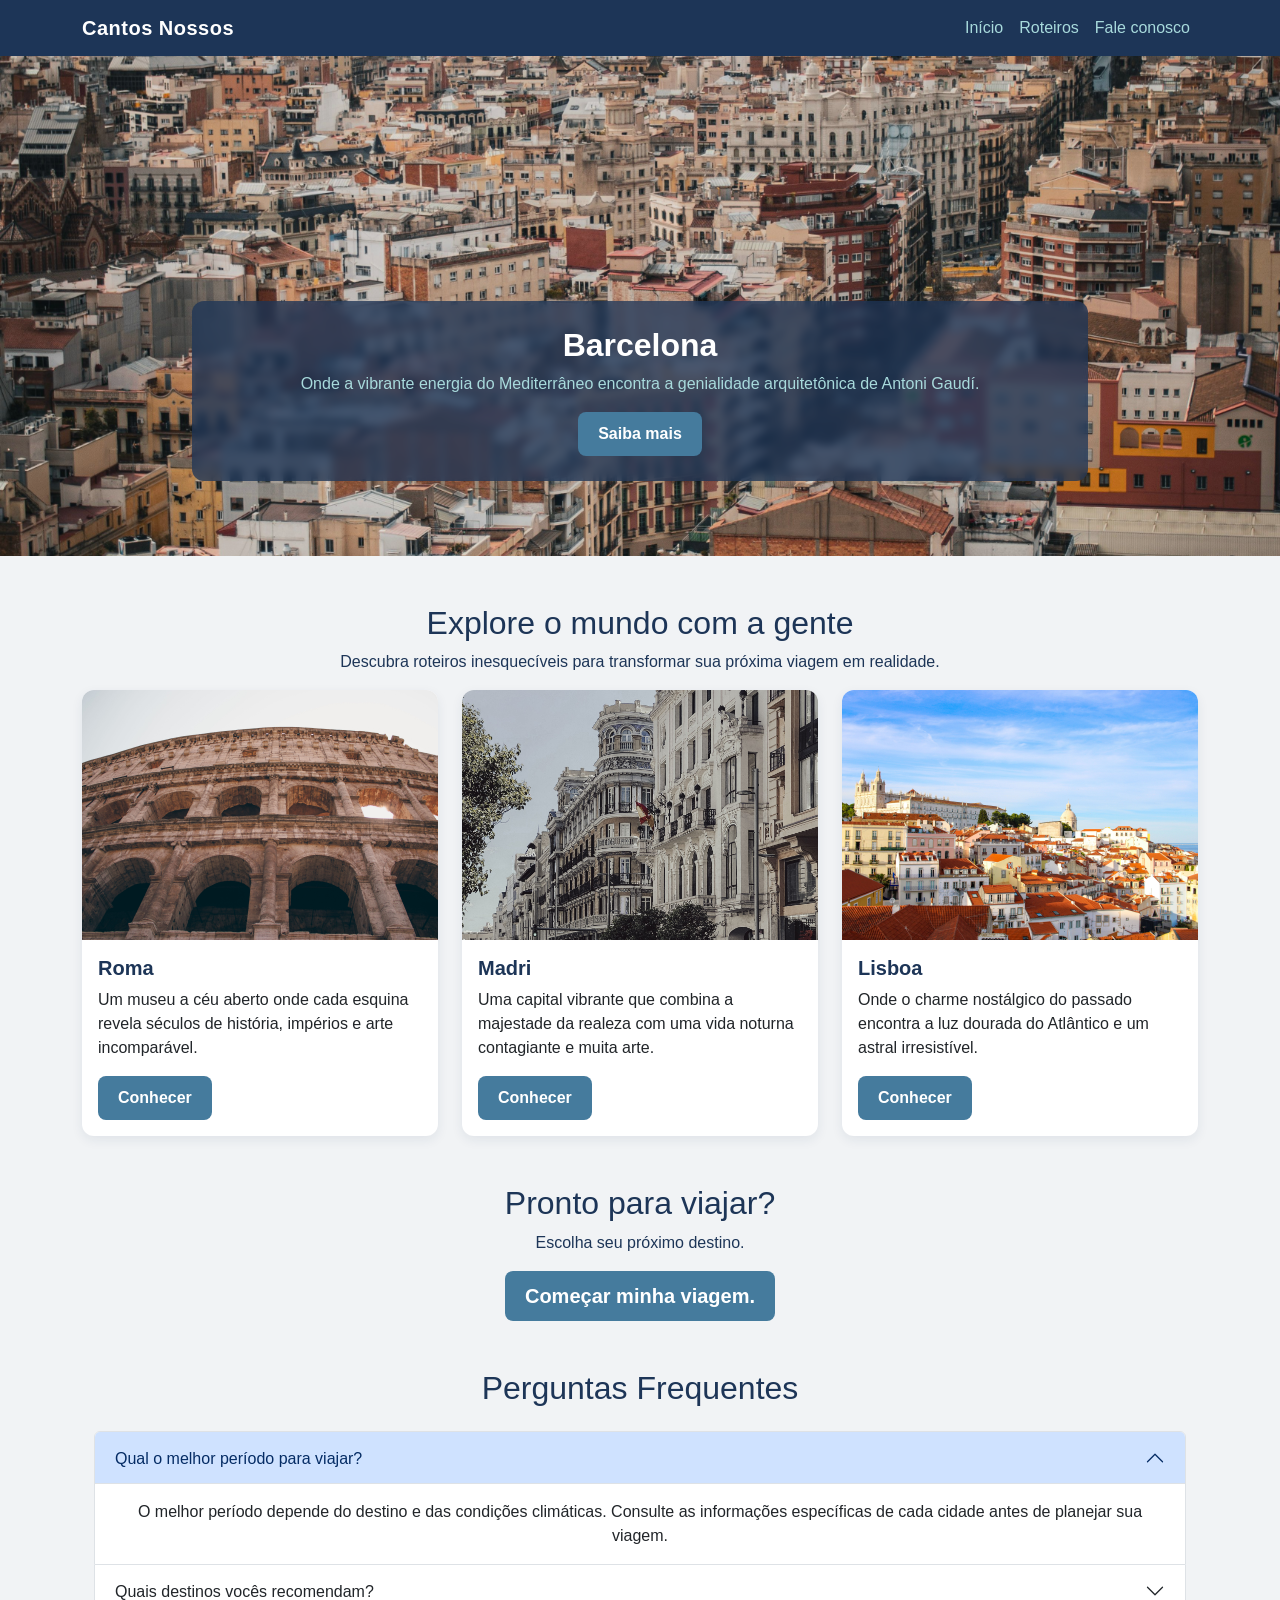
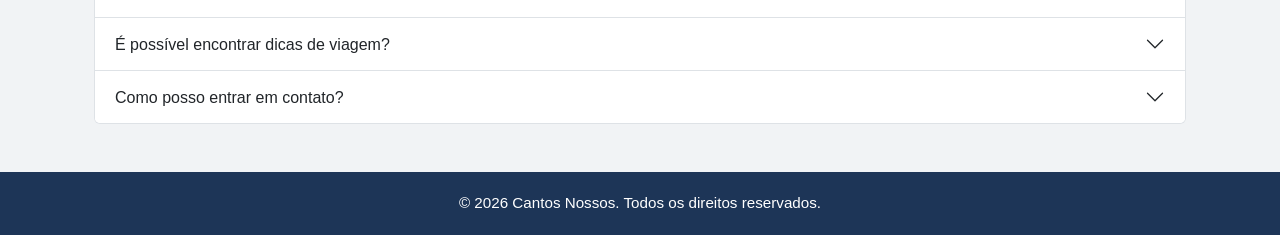
<file: index.html>
<!DOCTYPE html>
<html lang="pt-br">

<head>
    <meta charset="UTF-8">
    <meta name="viewport" content="width=device-width, initial-scale=1.0">
    <link href="https://cdn.jsdelivr.net/npm/bootstrap@5.3.3/dist/css/bootstrap.min.css" rel="stylesheet"> 

    <link rel="stylesheet" href="./style.css">
    <title>Cantos Nossos</title>
</head>
<script src="https://cdn.jsdelivr.net/npm/bootstrap@5.3.3/dist/js/bootstrap.bundle.min.js"></script> 

<body>
   <header>
    <nav class="navbar navbar-expand-lg bg-dark navbar-dark">

        <div class="container">
    
          
            <a class="navbar-brand" href="#">
                Cantos Nossos
            </a>
    
    

            <button class="navbar-toggler"
                    type="button"
                    data-bs-toggle="collapse"
                    data-bs-target="#menu">
    
                <span class="navbar-toggler-icon"></span>
    
            </button>
    
    
        
            <div class="collapse navbar-collapse" id="menu">
    
                <div class="navbar-nav ms-auto">
    
                    <a class="nav-link" href="/index.html">
                        Início
                    </a>
    
                    <a class="nav-link" href="./roteiros.html">
                        Roteiros
                    </a>
    
                    <a class="nav-link" href="./contato.html">
                        Fale conosco
                    </a>
    
                </div>
    
            </div>
    
        </div>
    
    </nav>
    

    <div id="carouselTurismo" class="carousel slide" data-bs-ride="carousel"> 

        <div class="carousel-inner"> 
            <div class="carousel-item active"> 

                <img src="./Assets/img/barcelona.jpg" class="d-block w-100" alt="Destino turístico" style="width: 550px; height: 500px;  object-fit: cover;"> 

                <div class="carousel-caption"> 
                    <h2>Barcelona</h2> 
                    <p>Onde a vibrante energia do Mediterrâneo encontra a genialidade arquitetônica de Antoni Gaudí.</p> 
                    <button class="btn btn-primary">Saiba mais</button> 
                    
                </div>
            </div>
                
                <div class="carousel-item"> 
                    <img src="./Assets/img/paris.jpg" class="d-block w-100"  style="width: 550; height: 500px;  object-fit: cover;"> 
            
                    <div class="carousel-caption">
                        <h2>Paris</h2>
                        <p>O berço mundial da elegância, da alta gastronomia e de monumentos que marcam a história.</p>
                        <button class="btn btn-primary">Saiba mais</button> 
                         </div> 
                </div> 
            
                <div class="carousel-item"> 
            
                    <img src="./Assets/img/veneza.jpg" class="d-block w-100" style="width: 550; height: 500px;  object-fit: cover;">              
                    <div class="carousel-caption"> 
                        <h2>Veneza</h2> 
                        <p>Uma obra-prima a céu aberto onde as ruas são substituídas por canais e o tempo parece parar.</p>  
                    <button class="btn btn-primary">Saiba mais</button>
                    </div> 
                </div>

              
           
        </div> 
    </div>


    <section class="container my-5">

        <h2 class="text-center">
            Explore o mundo com a gente
        </h2>
    
        <p class="text-center">
            Descubra roteiros inesquecíveis para transformar sua próxima viagem em realidade.
        </p>
    
        <div class="row">
    
        
            <div class="col-md-4">
                <div class="card" style="width: 100%;">
    
                    <img src="./Assets/img/roma.jpg"
                         class="card-img-top"
                         alt="Roma"
                         style="height: 250px; object-fit: cover;">
    
                    <div class="card-body">
    
                        <h5 class="card-title">
                            Roma
                        </h5>
    
                        <p class="card-text">
                            Um museu a céu aberto onde cada esquina revela séculos de história, impérios e arte incomparável.
                        </p>
    
                        <button class="btn btn-primary"

                        data-bs-toggle="modal"
                        
                        data-bs-target="#modalRoma">
                        
                          Conhecer
                        
                        </button>
    
    
                    </div>
                </div>
            </div>
    
            <div class="modal fade" id="modalRoma">

                <div class="modal-dialog">
                
                <div class="modal-content">
                
                <div class="modal-header">
                
                <h5 class="modal-title">Roma</h5>
                
                <button type="button" class="btn-close" data-bs-dismiss="modal"></button>
                
                
                </div>
                
                <img src="./Assets/img/roma.jpg"
                         class="card-img-top"
                         alt="Roma"
                         style="height: 250px; object-fit: cover;">
                <div class="modal-body">
                
                    <p>
                        Roma é um destino fascinante, repleto de monumentos
                        históricos, praças encantadoras e uma gastronomia
                        reconhecida mundialmente.
                    </p>
    
                    <p>
                        <strong>Principais atrações:</strong> Coliseu e Fórum Romano, Fontana di Trevi, Vaticano e Basílica de São Pedro e Piazza Navona.
                    </p>
               
                    <p>
                        <strong>Duração recomendada:</strong> 3 a 5 dias.
                    </p>
    
                    <p>
                        <strong>Ideal para:</strong> amantes de história,
                        cultura, arquitetura e gastronomia.
                    </p>
                
                </div>
                
                <div class="modal-footer">
                
                <button type="button" class="btn btn-secondary" data-bs-dismiss="modal">Fechar</button>
                
                </div>
                
                </div>
                
                </div>
                
                </div>
          
            <div class="col-md-4">
                <div class="card" style="width: 100%;">
    
                    <img src="./Assets/img/madri.jpg"
                         class="card-img-top"
                         alt="Madri"
                         style="height: 250px; object-fit: cover;">
    
                    <div class="card-body">
    
                        <h5 class="card-title">
                            Madri
                        </h5>
    
                        <p class="card-text">
                            Uma capital vibrante que combina a majestade da realeza com uma vida noturna contagiante e muita arte.
                        </p>
    
                        <button class="btn btn-primary"

                        data-bs-toggle="modal"
                        
                        data-bs-target="#modalMadri">
                        
                          Conhecer
                        
                        </button>
    
    
                    </div>
                </div>
            </div>
            <div class="modal fade" id="modalMadri">

                <div class="modal-dialog">
                
                <div class="modal-content">
                
                <div class="modal-header">
                
                <h5 class="modal-title">Madri</h5>
                
                <button type="button" class="btn-close" data-bs-dismiss="modal"></button>
                
            
                </div>
                
                <img src="./Assets/img/madri.jpg"
                         class="card-img-top"
                         alt="Madri"
                         style="height: 250px; object-fit: cover;">
                <div class="modal-body">
                
                
                    <p>
                        Madri é uma cidade vibrante, que combina história,
                        arquitetura imponente, museus famosos e uma gastronomia
                        cheia de sabores tradicionais da Espanha.
                    </p>
                    
                    <p>
                        <strong>Principais atrações:</strong> Palácio Real de Madri,
                        Plaza Mayor, Museu do Prado e Parque do Retiro.
                    </p>
                    
                    <p>
                        <strong>Duração recomendada:</strong> 3 a 4 dias.
                    </p>
                    
                    <p>
                        <strong>Ideal para:</strong> amantes de arte, cultura,
                        gastronomia, história e vida noturna.
                    </p>
            
                
                </div>
                
                <div class="modal-footer">
                
                <button type="button" class="btn btn-secondary" data-bs-dismiss="modal">Fechar</button>
                
                </div>
                
                </div>
                
                </div>
                
                </div>
    
           
            <div class="col-md-4">
                <div class="card" style="width: 100%;">
    
                    <img src="./Assets/img/lisboa.jpg"
                         class="card-img-top"
                         alt="Lisboa"
                         style="height: 250px; object-fit: cover;">
    
                    <div class="card-body">
    
                        <h5 class="card-title">
                            Lisboa
                        </h5>
    
                        <p class="card-text">
                            Onde o charme nostálgico do passado encontra a luz dourada do Atlântico e um astral irresistível.
                        </p>
    
                        <button class="btn btn-primary"

                        data-bs-toggle="modal"
                        
                        data-bs-target="#modalLisboa">
                        
                          Conhecer
                        
                        </button>
    
                    </div>
                </div>
            </div>
    
        </div>
        <div class="modal fade" id="modalLisboa">

            <div class="modal-dialog">
            
            <div class="modal-content">
            
            <div class="modal-header">
            
            <h5 class="modal-title">Lisboa</h5>
            
            <button type="button" class="btn-close" data-bs-dismiss="modal"></button>
             
            
            </div>
            
            <img src="./Assets/img/lisboa.jpg"
                         class="card-img-top"
                         alt="Lisboa"
                         style="height: 250px; object-fit: cover;">
            <div class="modal-body">
            
    
                <p>
                    Lisboa é uma cidade encantadora, conhecida por suas ruas
                    históricas, seus bondes tradicionais, seus miradouros
                    e sua rica cultura portuguesa.
                </p>
                
                <p>
                    <strong>Principais atrações:</strong> Torre de Belém,
                    Mosteiro dos Jerónimos, Praça do Comércio e bairro de Alfama.
                </p>
                
                <p>
                    <strong>Duração recomendada:</strong> 2 a 4 dias.
                </p>
                
                <p>
                    <strong>Ideal para:</strong> amantes de história, arquitetura,
                    gastronomia, passeios culturais e belas paisagens.
                </p>
    
            
            </div>
            
            <div class="modal-footer">
            
            <button type="button" class="btn btn-secondary" data-bs-dismiss="modal">Fechar</button>
            
            </div>
            
            </div>
            
            </div>
            
            </div>
    </section>

    
       
          <section class="container text-center my-5">
       
       
        <h2>Pronto para viajar?</h2>
       
        <p>Escolha seu próximo destino.</p>
       
        <a href="roteiros.html" class="btn btn-primary btn-lg">
            Começar minha viagem.
        </a>
       
        <section class="container my-5">

            <h2 class="text-center mb-4">
                Perguntas Frequentes
            </h2>
        
            <div class="accordion" id="faq">
        
            
                <div class="accordion-item">
        
                    <h2 class="accordion-header">
                        <button class="accordion-button"
                                type="button"
                                data-bs-toggle="collapse"
                                data-bs-target="#pergunta1">
        
                            Qual o melhor período para viajar?
        
                        </button>
                    </h2>
        
                    <div id="pergunta1"
                         class="accordion-collapse collapse show"
                         data-bs-parent="#faq">
        
                        <div class="accordion-body">
                            O melhor período depende do destino e das condições climáticas.
                            Consulte as informações específicas de cada cidade antes de planejar sua viagem.
                        </div>
        
                    </div>
        
                </div>
        
        
        
                <div class="accordion-item">
        
                    <h2 class="accordion-header">
                        <button class="accordion-button collapsed"
                                type="button"
                                data-bs-toggle="collapse"
                                data-bs-target="#pergunta2">
        
                            Quais destinos vocês recomendam?
        
                        </button>
                    </h2>
        
                    <div id="pergunta2"
                         class="accordion-collapse collapse"
                         data-bs-parent="#faq">
        
                        <div class="accordion-body">
                            Temos diversos destinos incríveis, como Roma, Madri, Lisboa,
                            Barcelona, Paris e Veneza.
                        </div>
        
                    </div>
        
                </div>
        
        
        
                <div class="accordion-item">
        
                    <h2 class="accordion-header">
                        <button class="accordion-button collapsed"
                                type="button"
                                data-bs-toggle="collapse"
                                data-bs-target="#pergunta3">
        
                            É possível encontrar dicas de viagem?
        
                        </button>
                    </h2>
        
                    <div id="pergunta3"
                         class="accordion-collapse collapse"
                         data-bs-parent="#faq">
        
                        <div class="accordion-body">
                            Sim! Na seção de dicas você pode encontrar informações
                            para ajudar a planejar sua próxima viagem.
                        </div>
        
                    </div>
        
                </div>
        
        
       
                <div class="accordion-item">
        
                    <h2 class="accordion-header">
                        <button class="accordion-button collapsed"
                                type="button"
                                data-bs-toggle="collapse"
                                data-bs-target="#pergunta4">
        
                            Como posso entrar em contato?
        
                        </button>
                    </h2>
        
                    <div id="pergunta4"
                         class="accordion-collapse collapse"
                         data-bs-parent="#faq">
        
                        <div class="accordion-body">
                            Você pode entrar em contato conosco através da seção
                            "Fale conosco" no menu principal.
                        </div>
        
                    </div>
        
                </div>
        
            </div>
        
        </section>
        
       
</header>
<footer>&copy; 2026 Cantos Nossos. Todos os direitos reservados.</footer>

</body>

</html>
</file>
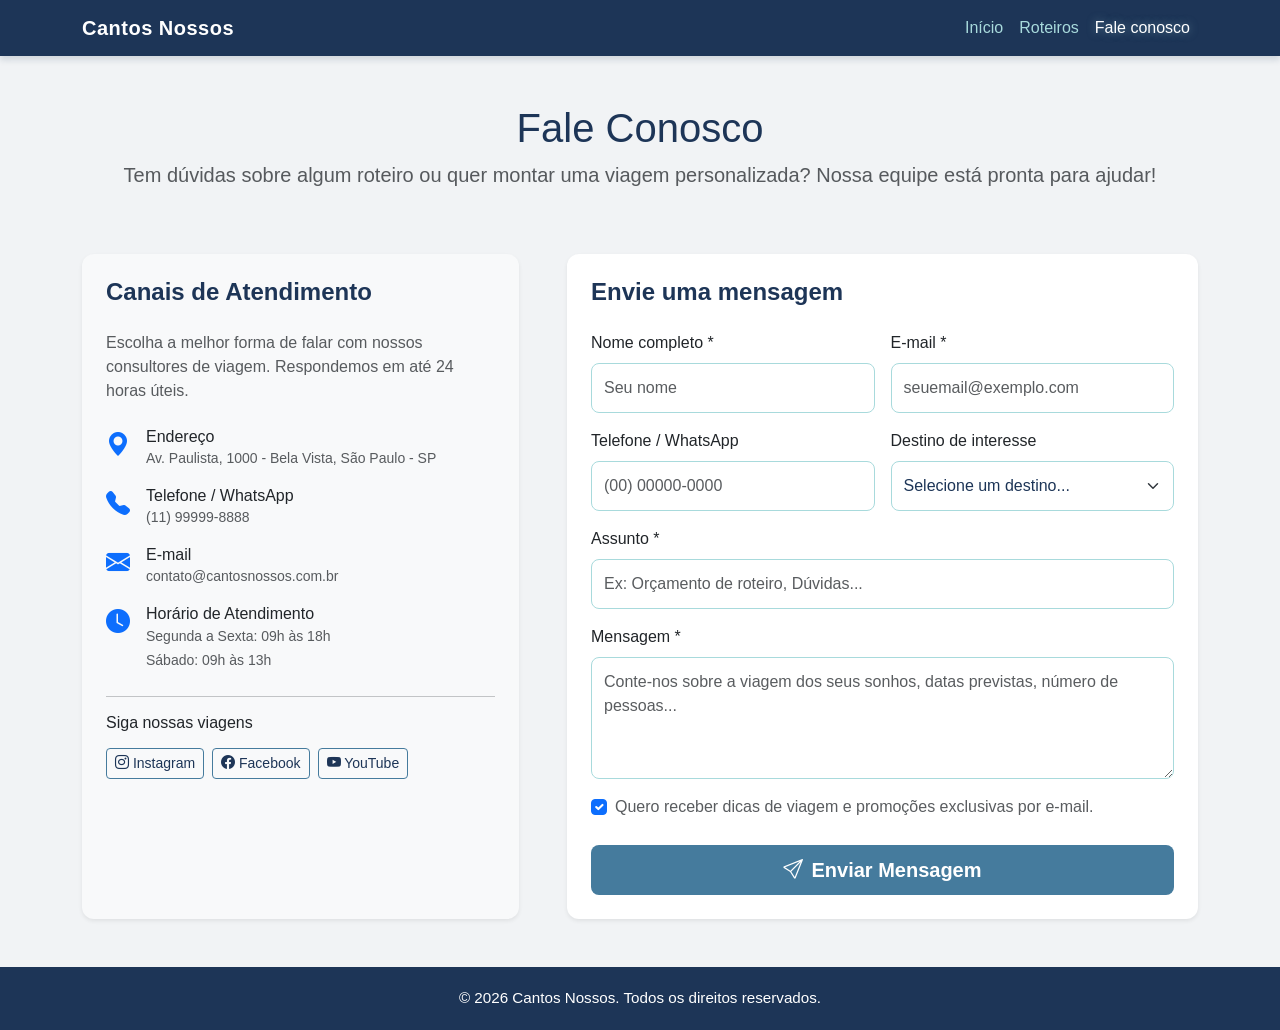
<file: contato.html>
<!DOCTYPE html>
<html lang="pt-br">

<head>
    <meta charset="UTF-8">
    <meta name="viewport" content="width=device-width, initial-scale=1.0">


    <link href="https://cdn.jsdelivr.net/npm/bootstrap@5.3.3/dist/css/bootstrap.min.css" rel="stylesheet">
    
 
    <link rel="stylesheet" href="https://cdn.jsdelivr.net/npm/bootstrap-icons@1.11.3/font/bootstrap-icons.min.css">

    <link rel="stylesheet" href="./style.css">

    <title>Fale Conosco | Cantos Nossos</title>
</head>

<body class="d-flex flex-column min-vh-100">

   
    <header>
        <nav class="navbar navbar-expand-lg bg-dark navbar-dark">
            <div class="container">

                <a class="navbar-brand" href="index.html">
                    Cantos Nossos
                </a>

                <button class="navbar-toggler"
                        type="button"
                        data-bs-toggle="collapse"
                        data-bs-target="#menu">
                    <span class="navbar-toggler-icon"></span>
                </button>

                <div class="collapse navbar-collapse" id="menu">
                    <div class="navbar-nav ms-auto">

                        <a class="nav-link" href="index.html">
                            Início
                        </a>

                        <a class="nav-link" href="./roteiros.html">
                            Roteiros
                        </a>

                        <a class="nav-link active" href="./contato.html">
                            Fale conosco
                        </a>

                    </div>
                </div>

            </div>
        </nav>
    </header>


    <section class="container text-center my-5">
        <h1>Fale Conosco</h1>
        <p class="lead text-muted">
            Tem dúvidas sobre algum roteiro ou quer montar uma viagem personalizada? Nossa equipe está pronta para ajudar!
        </p>
    </section>


    <main class="container mb-5 flex-grow-1">
        <div class="row g-5">

            <div class="col-lg-5">
                <div class="card shadow-sm border-0 h-100 bg-light">
                    <div class="card-body p-4">
                        <h4 class="card-title mb-4">Canais de Atendimento</h4>
                        
                        <p class="card-text text-muted mb-4">
                            Escolha a melhor forma de falar com nossos consultores de viagem. Respondemos em até 24 horas úteis.
                        </p>

                        <div class="d-flex align-items-start mb-3">
                            <i class="bi bi-geo-alt-fill text-primary fs-4 me-3"></i>
                            <div>
                                <h6 class="mb-0">Endereço</h6>
                                <small class="text-muted">Av. Paulista, 1000 - Bela Vista, São Paulo - SP</small>
                            </div>
                        </div>

                        <div class="d-flex align-items-start mb-3">
                            <i class="bi bi-telephone-fill text-primary fs-4 me-3"></i>
                            <div>
                                <h6 class="mb-0">Telefone / WhatsApp</h6>
                                <small class="text-muted">(11) 99999-8888</small>
                            </div>
                        </div>

                        <div class="d-flex align-items-start mb-3">
                            <i class="bi bi-envelope-fill text-primary fs-4 me-3"></i>
                            <div>
                                <h6 class="mb-0">E-mail</h6>
                                <small class="text-muted">contato@cantosnossos.com.br</small>
                            </div>
                        </div>

                        <div class="d-flex align-items-start mb-4">
                            <i class="bi bi-clock-fill text-primary fs-4 me-3"></i>
                            <div>
                                <h6 class="mb-0">Horário de Atendimento</h6>
                                <small class="text-muted">Segunda a Sexta: 09h às 18h<br>Sábado: 09h às 13h</small>
                            </div>
                        </div>

                        <hr>

                        <h6 class="mb-3">Siga nossas viagens</h6>
                        <div class="d-flex gap-2">
                            <a href="#" class="btn btn-outline-dark btn-sm"><i class="bi bi-instagram"></i> Instagram</a>
                            <a href="#" class="btn btn-outline-dark btn-sm"><i class="bi bi-facebook"></i> Facebook</a>
                            <a href="#" class="btn btn-outline-dark btn-sm"><i class="bi bi-youtube"></i> YouTube</a>
                        </div>
                    </div>
                </div>
            </div>

        
            <div class="col-lg-7">
                <div class="card shadow-sm border-0">
                    <div class="card-body p-4">
                        <h4 class="card-title mb-4">Envie uma mensagem</h4>

                        <form action="#" method="post">
                            <div class="row g-3">
                      
                                <div class="col-md-6">
                                    <label for="nome" class="form-label">Nome completo *</label>
                                    <input type="text" class="form-control" id="nome" name="nome" placeholder="Seu nome" required>
                                </div>

           
                                <div class="col-md-6">
                                    <label for="email" class="form-label">E-mail *</label>
                                    <input type="email" class="form-control" id="email" name="email" placeholder="seuemail@exemplo.com" required>
                                </div>

                                <div class="col-md-6">
                                    <label for="telefone" class="form-label">Telefone / WhatsApp</label>
                                    <input type="tel" class="form-control" id="telefone" name="telefone" placeholder="(00) 00000-0000">
                                </div>

                            
                                <div class="col-md-6">
                                    <label for="destino" class="form-label">Destino de interesse</label>
                                    <select class="form-select" id="destino" name="destino">
                                        <option selected value="">Selecione um destino...</option>
                                        <option value="roma">Roma (Itália)</option>
                                        <option value="paris">Paris (França)</option>
                                        <option value="lisboa">Lisboa (Portugal)</option>
                                        <option value="barcelona">Barcelona (Espanha)</option>
                                        <option value="madri">Madri (Espanha)</option>
                                        <option value="veneza">Veneza (Itália)</option>
                                        <option value="outro">Outro destino / Roteiro personalizado</option>
                                    </select>
                                </div>

                           
                                <div class="col-12">
                                    <label for="assunto" class="form-label">Assunto *</label>
                                    <input type="text" class="form-control" id="assunto" name="assunto" placeholder="Ex: Orçamento de roteiro, Dúvidas..." required>
                                </div>

                            
                                <div class="col-12">
                                    <label for="mensagem" class="form-label">Mensagem *</label>
                                    <textarea class="form-control" id="mensagem" name="mensagem" rows="4" placeholder="Conte-nos sobre a viagem dos seus sonhos, datas previstas, número de pessoas..." required></textarea>
                                </div>

                                
                                <div class="col-12">
                                    <div class="form-check">
                                        <input class="form-check-input" type="checkbox" id="newsletter" name="newsletter" checked>
                                        <label class="form-check-label text-muted" for="newsletter">
                                            Quero receber dicas de viagem e promoções exclusivas por e-mail.
                                        </label>
                                    </div>
                                </div>

                               
                                <div class="col-12 mt-4">
                                    <button type="submit" class="btn btn-primary btn-lg w-100">
                                        <i class="bi bi-send me-2"></i>Enviar Mensagem
                                    </button>
                                </div>
                            </div>
                        </form>

                    </div>
                </div>
            </div>

        </div>
    </main>

    
    <footer>
        &copy; 2026 Cantos Nossos. Todos os direitos reservados.
    </footer>

   
    <script src="https://cdn.jsdelivr.net/npm/bootstrap@5.3.3/dist/js/bootstrap.bundle.min.js"></script>

</body>
</html>
</file>
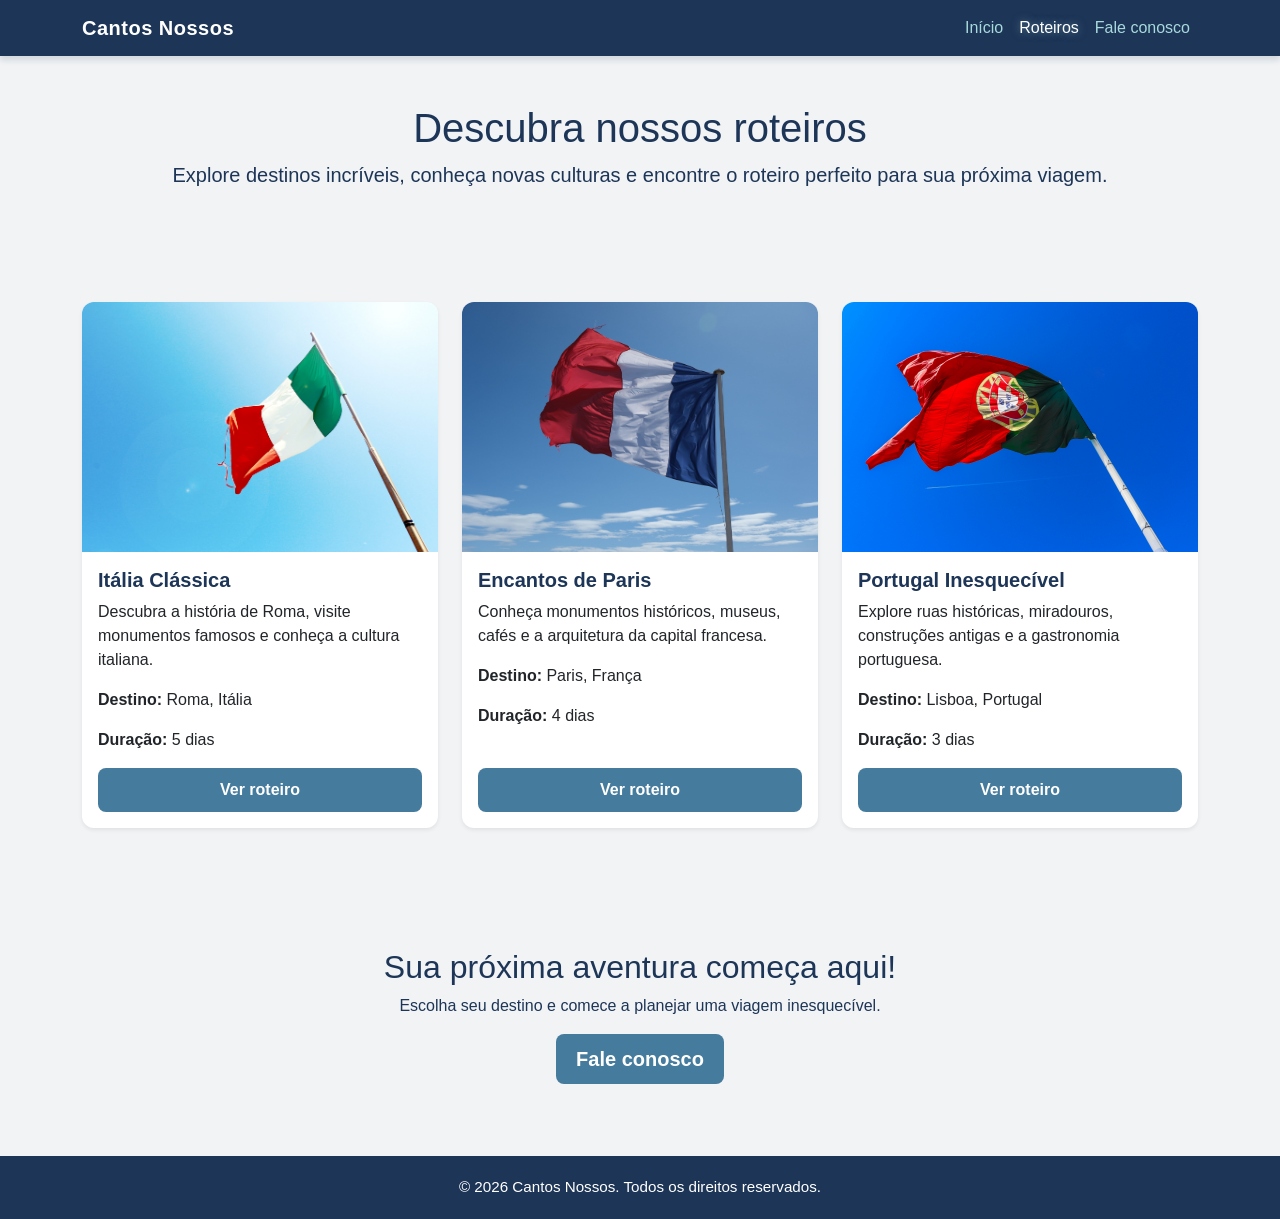
<file: roteiros.html>
<!DOCTYPE html>
<html lang="pt-br">
<head>
    <meta charset="UTF-8">
    <meta name="viewport" content="width=device-width, initial-scale=1.0">

    <link href="https://cdn.jsdelivr.net/npm/bootstrap@5.3.3/dist/css/bootstrap.min.css"
          rel="stylesheet">

    <link rel="stylesheet" href="./style.css">

    <title>Roteiros | Cantos Nossos</title>
</head>

<body>


    <header>
        <nav class="navbar navbar-expand-lg bg-dark navbar-dark">
            <div class="container">

                <a class="navbar-brand" href="index.html">
                    Cantos Nossos
                </a>

                <button class="navbar-toggler"
                        type="button"
                        data-bs-toggle="collapse"
                        data-bs-target="#menu">
                    <span class="navbar-toggler-icon"></span>
                </button>

                <div class="collapse navbar-collapse" id="menu">
                    <div class="navbar-nav ms-auto">

                        <a class="nav-link" href="index.html">
                            Início
                        </a>

                        <a class="nav-link active" href="./roteiros.html">
                            Roteiros
                        </a>

                        <a class="nav-link" href="./contato.html">
                            Fale conosco
                        </a>

                    </div>
                </div>

            </div>
        </nav>
    </header>


    <section class="container text-center my-5">
        <h1>Descubra nossos roteiros</h1>

        <p class="lead">
            Explore destinos incríveis, conheça novas culturas
            e encontre o roteiro perfeito para sua próxima viagem.
        </p>
    </section>


    <main class="container my-5">

        <div class="row g-4">


            <div class="col-md-4">
                <div class="card h-100 shadow-sm">

                    <img src="./Assets/img/band-italia.jpg"
                         class="card-img-top"
                         alt="Coliseu de Roma"
                         style="height: 250px; object-fit: cover;">

                    <div class="card-body d-flex flex-column">

                        <h5 class="card-title">
                            Itália Clássica
                        </h5>

                        <p class="card-text">
                            Descubra a história de Roma, visite monumentos
                            famosos e conheça a cultura italiana.
                        </p>

                        <p><strong>Destino:</strong> Roma, Itália</p>
                        <p><strong>Duração:</strong> 5 dias</p>

                        <button class="btn btn-primary mt-auto"
                                data-bs-toggle="modal"
                                data-bs-target="#roteiroRoma">
                            Ver roteiro
                        </button>

                    </div>
                </div>
            </div>


            <div class="col-md-4">
                <div class="card h-100 shadow-sm">

                    <img src="./Assets/img/band-franca.jpg"
                         class="card-img-top"
                         alt="Pontos turísticos de Paris"
                         style="height: 250px; object-fit: cover;">

                    <div class="card-body d-flex flex-column">

                        <h5 class="card-title">
                            Encantos de Paris
                        </h5>

                        <p class="card-text">
                            Conheça monumentos históricos, museus,
                            cafés e a arquitetura da capital francesa.
                        </p>

                        <p><strong>Destino:</strong> Paris, França</p>
                        <p><strong>Duração:</strong> 4 dias</p>

                        <button class="btn btn-primary mt-auto"
                                data-bs-toggle="modal"
                                data-bs-target="#roteiroParis">
                            Ver roteiro
                        </button>

                    </div>
                </div>
            </div>


            <div class="col-md-4">
                <div class="card h-100 shadow-sm">

                    <img src="./Assets/img/band-portugal.jpg"
                         class="card-img-top"
                         alt="Cidade de Lisboa"
                         style="height: 250px; object-fit: cover;">

                    <div class="card-body d-flex flex-column">

                        <h5 class="card-title">
                            Portugal Inesquecível
                        </h5>

                        <p class="card-text">
                            Explore ruas históricas, miradouros,
                            construções antigas e a gastronomia portuguesa.
                        </p>

                        <p><strong>Destino:</strong> Lisboa, Portugal</p>
                        <p><strong>Duração:</strong> 3 dias</p>

                        <button class="btn btn-primary mt-auto"
                                data-bs-toggle="modal"
                                data-bs-target="#roteiroLisboa">
                            Ver roteiro
                        </button>

                    </div>
                </div>
            </div>

        </div>
    </main>


    <div class="modal fade" id="roteiroRoma" tabindex="-1">
        <div class="modal-dialog modal-dialog-centered">
            <div class="modal-content">

                <div class="modal-header">
                    <h5 class="modal-title">Itália Clássica — 5 dias</h5>

                    <button type="button" class="btn-close"
                            data-bs-dismiss="modal"></button>
                </div>

                <div class="modal-body">
                    <p><strong>Dia 1:</strong> Chegada e passeio pelo centro histórico.</p>
                    <p><strong>Dia 2:</strong> Visita ao Coliseu e ao Fórum Romano.</p>
                    <p><strong>Dia 3:</strong> Conheça o Vaticano e a Basílica de São Pedro.</p>
                    <p><strong>Dia 4:</strong> Passeio pela Fontana di Trevi e pela Piazza Navona.</p>
                    <p><strong>Dia 5:</strong> Compras, gastronomia e despedida de Roma.</p>
                </div>

                <div class="modal-footer">
                    <button class="btn btn-secondary"
                            data-bs-dismiss="modal">
                        Fechar
                    </button>
                </div>

            </div>
        </div>
    </div>


    <div class="modal fade" id="roteiroParis" tabindex="-1">
        <div class="modal-dialog modal-dialog-centered">
            <div class="modal-content">

                <div class="modal-header">
                    <h5 class="modal-title">Encantos de Paris — 4 dias</h5>

                    <button type="button" class="btn-close"
                            data-bs-dismiss="modal"></button>
                </div>

                <div class="modal-body">
                    <p><strong>Dia 1:</strong> Conheça a Torre Eiffel e o Campo de Marte.</p>
                    <p><strong>Dia 2:</strong> Explore o Museu do Louvre e seus arredores.</p>
                    <p><strong>Dia 3:</strong> Passeie pela Catedral de Notre-Dame e pelo Quartier Latin.</p>
                    <p><strong>Dia 4:</strong> Visite Montmartre e aproveite os cafés franceses.</p>
                </div>

                <div class="modal-footer">
                    <button class="btn btn-secondary"
                            data-bs-dismiss="modal">
                        Fechar
                    </button>
                </div>

            </div>
        </div>
    </div>


    <div class="modal fade" id="roteiroLisboa" tabindex="-1">
        <div class="modal-dialog modal-dialog-centered">
            <div class="modal-content">

                <div class="modal-header">
                    <h5 class="modal-title">Portugal Inesquecível — 3 dias</h5>

                    <button type="button" class="btn-close"
                            data-bs-dismiss="modal"></button>
                </div>

                <div class="modal-body">
                    <p><strong>Dia 1:</strong> Explore a Praça do Comércio e o bairro da Baixa.</p>
                    <p><strong>Dia 2:</strong> Visite Belém, o Mosteiro dos Jerónimos e a Torre de Belém.</p>
                    <p><strong>Dia 3:</strong> Conheça Alfama, seus miradouros e a culinária portuguesa.</p>
                </div>

                <div class="modal-footer">
                    <button class="btn btn-secondary"
                            data-bs-dismiss="modal">
                        Fechar
                    </button>
                </div>

            </div>
        </div>
    </div>


    <section class="container text-center my-5 py-4">
        <h2>Sua próxima aventura começa aqui!</h2>

        <p>
            Escolha seu destino e comece a planejar uma viagem inesquecível.
        </p>

        <a href="contato.html" class="btn btn-primary btn-lg">
            Fale conosco
        </a>
    </section>

  
    <footer>
        &copy; 2026 Cantos Nossos. Todos os direitos reservados.
    </footer>

    <script src="https://cdn.jsdelivr.net/npm/bootstrap@5.3.3/dist/js/bootstrap.bundle.min.js">
    </script>

</body>
</html>
</file>
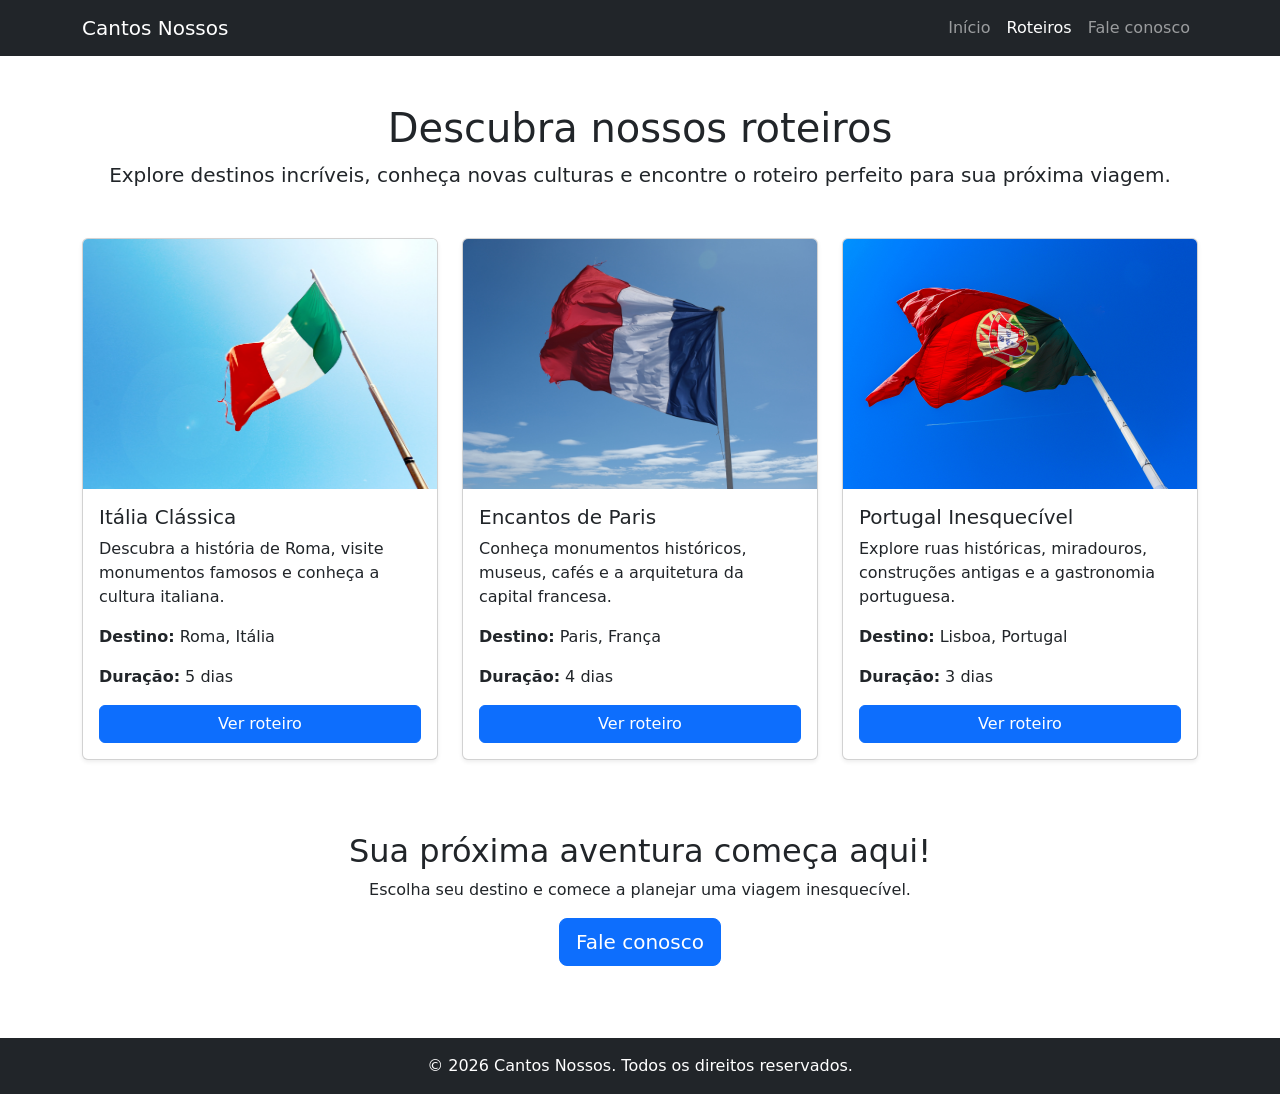
<file: aula-front-end/roteiros.html>
<!DOCTYPE html>
<html lang="pt-br">
<head>
    <meta charset="UTF-8">
    <meta name="viewport" content="width=device-width, initial-scale=1.0">

    <link href="https://cdn.jsdelivr.net/npm/bootstrap@5.3.3/dist/css/bootstrap.min.css"
          rel="stylesheet">

    <link rel="stylesheet" href="style.css">

    <title>Roteiros | Cantos Nossos</title>
</head>

<body>

    <!-- MENU -->
    <header>
        <nav class="navbar navbar-expand-lg bg-dark navbar-dark">
            <div class="container">

                <a class="navbar-brand" href="index.html">
                    Cantos Nossos
                </a>

                <button class="navbar-toggler"
                        type="button"
                        data-bs-toggle="collapse"
                        data-bs-target="#menu">
                    <span class="navbar-toggler-icon"></span>
                </button>

                <div class="collapse navbar-collapse" id="menu">
                    <div class="navbar-nav ms-auto">

                        <a class="nav-link" href="index.html">
                            Início
                        </a>

                        <a class="nav-link active" href="roteiros.html">
                            Roteiros
                        </a>

                        <a class="nav-link" href="contato.html">
                            Fale conosco
                        </a>

                    </div>
                </div>

            </div>
        </nav>
    </header>

    <!-- APRESENTAÇÃO -->
    <section class="container text-center my-5">
        <h1>Descubra nossos roteiros</h1>

        <p class="lead">
            Explore destinos incríveis, conheça novas culturas
            e encontre o roteiro perfeito para sua próxima viagem.
        </p>
    </section>

    <!-- ROTEIROS -->
    <main class="container my-5">

        <div class="row g-4">

            <!-- ROTEIRO 1 -->
            <div class="col-md-4">
                <div class="card h-100 shadow-sm">

                    <img src="./Assets/img/band-italia.jpg"
                         class="card-img-top"
                         alt="Coliseu de Roma"
                         style="height: 250px; object-fit: cover;">

                    <div class="card-body d-flex flex-column">

                        <h5 class="card-title">
                            Itália Clássica
                        </h5>

                        <p class="card-text">
                            Descubra a história de Roma, visite monumentos
                            famosos e conheça a cultura italiana.
                        </p>

                        <p><strong>Destino:</strong> Roma, Itália</p>
                        <p><strong>Duração:</strong> 5 dias</p>

                        <button class="btn btn-primary mt-auto"
                                data-bs-toggle="modal"
                                data-bs-target="#roteiroRoma">
                            Ver roteiro
                        </button>

                    </div>
                </div>
            </div>

            <!-- ROTEIRO 2 -->
            <div class="col-md-4">
                <div class="card h-100 shadow-sm">

                    <img src="./Assets/img/band-franca.jpg"
                         class="card-img-top"
                         alt="Pontos turísticos de Paris"
                         style="height: 250px; object-fit: cover;">

                    <div class="card-body d-flex flex-column">

                        <h5 class="card-title">
                            Encantos de Paris
                        </h5>

                        <p class="card-text">
                            Conheça monumentos históricos, museus,
                            cafés e a arquitetura da capital francesa.
                        </p>

                        <p><strong>Destino:</strong> Paris, França</p>
                        <p><strong>Duração:</strong> 4 dias</p>

                        <button class="btn btn-primary mt-auto"
                                data-bs-toggle="modal"
                                data-bs-target="#roteiroParis">
                            Ver roteiro
                        </button>

                    </div>
                </div>
            </div>

            <!-- ROTEIRO 3 -->
            <div class="col-md-4">
                <div class="card h-100 shadow-sm">

                    <img src="./Assets/img/band-portugal.jpg"
                         class="card-img-top"
                         alt="Cidade de Lisboa"
                         style="height: 250px; object-fit: cover;">

                    <div class="card-body d-flex flex-column">

                        <h5 class="card-title">
                            Portugal Inesquecível
                        </h5>

                        <p class="card-text">
                            Explore ruas históricas, miradouros,
                            construções antigas e a gastronomia portuguesa.
                        </p>

                        <p><strong>Destino:</strong> Lisboa, Portugal</p>
                        <p><strong>Duração:</strong> 3 dias</p>

                        <button class="btn btn-primary mt-auto"
                                data-bs-toggle="modal"
                                data-bs-target="#roteiroLisboa">
                            Ver roteiro
                        </button>

                    </div>
                </div>
            </div>

        </div>
    </main>

    <!-- MODAL ROMA -->
    <div class="modal fade" id="roteiroRoma" tabindex="-1">
        <div class="modal-dialog modal-dialog-centered">
            <div class="modal-content">

                <div class="modal-header">
                    <h5 class="modal-title">Itália Clássica — 5 dias</h5>

                    <button type="button" class="btn-close"
                            data-bs-dismiss="modal"></button>
                </div>

                <div class="modal-body">
                    <p><strong>Dia 1:</strong> Chegada e passeio pelo centro histórico.</p>
                    <p><strong>Dia 2:</strong> Visita ao Coliseu e ao Fórum Romano.</p>
                    <p><strong>Dia 3:</strong> Conheça o Vaticano e a Basílica de São Pedro.</p>
                    <p><strong>Dia 4:</strong> Passeio pela Fontana di Trevi e pela Piazza Navona.</p>
                    <p><strong>Dia 5:</strong> Compras, gastronomia e despedida de Roma.</p>
                </div>

                <div class="modal-footer">
                    <button class="btn btn-secondary"
                            data-bs-dismiss="modal">
                        Fechar
                    </button>
                </div>

            </div>
        </div>
    </div>

    <!-- MODAL PARIS -->
    <div class="modal fade" id="roteiroParis" tabindex="-1">
        <div class="modal-dialog modal-dialog-centered">
            <div class="modal-content">

                <div class="modal-header">
                    <h5 class="modal-title">Encantos de Paris — 4 dias</h5>

                    <button type="button" class="btn-close"
                            data-bs-dismiss="modal"></button>
                </div>

                <div class="modal-body">
                    <p><strong>Dia 1:</strong> Conheça a Torre Eiffel e o Campo de Marte.</p>
                    <p><strong>Dia 2:</strong> Explore o Museu do Louvre e seus arredores.</p>
                    <p><strong>Dia 3:</strong> Passeie pela Catedral de Notre-Dame e pelo Quartier Latin.</p>
                    <p><strong>Dia 4:</strong> Visite Montmartre e aproveite os cafés franceses.</p>
                </div>

                <div class="modal-footer">
                    <button class="btn btn-secondary"
                            data-bs-dismiss="modal">
                        Fechar
                    </button>
                </div>

            </div>
        </div>
    </div>

    <!-- MODAL LISBOA -->
    <div class="modal fade" id="roteiroLisboa" tabindex="-1">
        <div class="modal-dialog modal-dialog-centered">
            <div class="modal-content">

                <div class="modal-header">
                    <h5 class="modal-title">Portugal Inesquecível — 3 dias</h5>

                    <button type="button" class="btn-close"
                            data-bs-dismiss="modal"></button>
                </div>

                <div class="modal-body">
                    <p><strong>Dia 1:</strong> Explore a Praça do Comércio e o bairro da Baixa.</p>
                    <p><strong>Dia 2:</strong> Visite Belém, o Mosteiro dos Jerónimos e a Torre de Belém.</p>
                    <p><strong>Dia 3:</strong> Conheça Alfama, seus miradouros e a culinária portuguesa.</p>
                </div>

                <div class="modal-footer">
                    <button class="btn btn-secondary"
                            data-bs-dismiss="modal">
                        Fechar
                    </button>
                </div>

            </div>
        </div>
    </div>

    <!-- CHAMADA FINAL -->
    <section class="container text-center my-5 py-4">
        <h2>Sua próxima aventura começa aqui!</h2>

        <p>
            Escolha seu destino e comece a planejar uma viagem inesquecível.
        </p>

        <a href="contato.html" class="btn btn-primary btn-lg">
            Fale conosco
        </a>
    </section>

    <!-- RODAPÉ -->
    <footer class="bg-dark text-white text-center py-3">
        &copy; 2026 Cantos Nossos. Todos os direitos reservados.
    </footer>

    <script src="https://cdn.jsdelivr.net/npm/bootstrap@5.3.3/dist/js/bootstrap.bundle.min.js">
    </script>

</body>
</html>
</file>
<file: style.css>
:root {
    --azul-escuro: #1D3557;
    --azul-medio: #457B9D;
    --azul-claro: #A8DADC;
    --branco: #FFFFFF;
    --cinza-claro: #F1F3F5;
}

body {
    font-family: 'Segoe UI', Tahoma, Geneva, Verdana, sans-serif;
    background-color: var(--cinza-claro);
    color: var(--azul-escuro);
    display: flex;
    flex-direction: column;
    min-height: 100vh;
}


.navbar {
    background-color: var(--azul-escuro) !important;
    box-shadow: 0 4px 6px rgba(29, 53, 87, 0.15);
}

.navbar-brand {
    font-weight: 700;
    letter-spacing: 0.5px;
    color: var(--branco) !important;
}

.navbar-nav .nav-link {
    font-weight: 500;
    color: var(--azul-claro) !important;
    transition: color 0.2s ease-in-out;
}

.navbar-nav .nav-link:hover,
.navbar-nav .nav-link.active {
    color: var(--branco) !important;
    text-shadow: 0 0 8px rgba(168, 218, 220, 0.5);
}


.carousel-item img {
    height: 500px;
    object-fit: cover;
    filter: brightness(0.9);
}

.carousel-caption {
    background: rgba(29, 53, 87, 0.75);
    padding: 25px;
    border-radius: 12px;
    bottom: 15%;
    backdrop-filter: blur(4px);
}

.carousel-caption h2 {
    font-weight: 700;
    color: var(--branco);
}

.carousel-caption p {
    color: var(--azul-claro);
}


.card {
    height: 100%;
    border: none;
    border-radius: 12px;
    overflow: hidden;
    background-color: var(--branco);
    box-shadow: 0 4px 12px rgba(29, 53, 87, 0.08);
    transition: transform 0.3s ease, box-shadow 0.3s ease;
}

.card:hover {
    transform: translateY(-6px);
    box-shadow: 0 10px 22px rgba(29, 53, 87, 0.18);
}

.card-img-top {
    height: 250px;
    object-fit: cover;
}

.card-title {
    color: var(--azul-escuro);
    font-weight: 700;
}


.btn-primary {
    background-color: var(--azul-medio);
    border: none;
    border-radius: 8px;
    padding: 10px 20px;
    font-weight: 600;
    color: var(--branco);
    transition: background-color 0.2s ease;
}

.btn-primary:hover {
    background-color: var(--azul-escuro);
}


.btn-outline-dark {
    color: var(--azul-escuro);
    border-color: var(--azul-medio);
}

.btn-outline-dark:hover {
    background-color: var(--azul-medio);
    color: var(--branco);
    border-color: var(--azul-medio);
}

.form-control, .form-select {
    border-radius: 8px;
    padding: 12px;
    border: 1px solid var(--azul-claro);
    background-color: var(--branco);
    color: var(--azul-escuro);
}

.form-control:focus, .form-select:focus {
    border-color: var(--azul-medio);
    box-shadow: 0 0 0 0.25rem rgba(69, 123, 157, 0.25);
}


footer {
    text-align: center;
    background-color: var(--azul-escuro);
    color: var(--branco);
    padding: 20px 0;
    margin-top: auto;
    font-size: 0.95rem;
}




@media (max-width: 992px) {
    .carousel-item img {
        height: 380px;
    }
}


@media (max-width: 768px) {
    .carousel-item img {
        height: 260px;
    }

    .carousel-caption {
        padding: 12px;
        bottom: 8px;
    }

    .carousel-caption h2 {
        font-size: 1.2rem;
    }

    .carousel-caption p {
        font-size: 0.8rem;
        margin-bottom: 6px;
    }

    .carousel-caption .btn {
        font-size: 0.75rem;
        padding: 4px 10px;
    }


    .col-md-4, .col-lg-4, .col-lg-7, .col-lg-5 {
        margin-bottom: 1.5rem;
    }
}
</file>
<file: aula-front-end/style.css>
footer{
    text-align: center;
}

.carousel-item img {
height: 500px;
object-fit: cover;
}


.card {
height: 100%;
transition: 0.3s;

}

.card:hover {
    transform: translateY(-5px);
}
</file>
